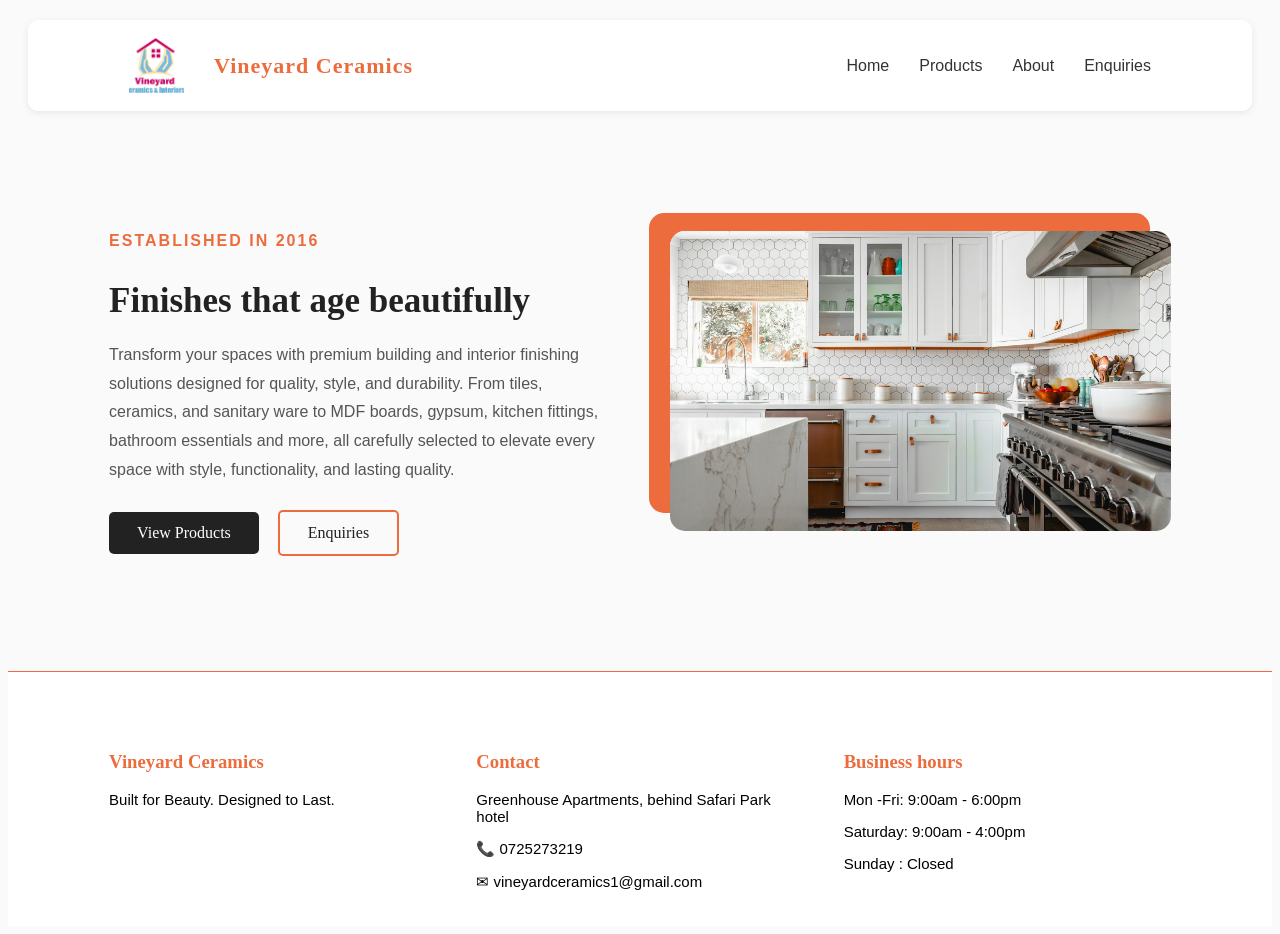
<file: index.html>
<!DOCTYPE html>
<html lang="en">
<head>
    <meta charset="UTF-8">
    <meta name="viewport" content="width=device-width, initial-scale=1.0">
    <title>Vineyard Ceramics | Home</title>
    <link rel="stylesheet" href="index.css">
    <script src="index.js"></script>
</head>
<body>
    <nav class="navbar">
        <div class="logo">
            <img src="images/logomain-2.jpg" alt="Vineyard-ceramics-image-logo" >
            <a href="index.html">Vineyard Ceramics</a>
        </div>
        <button class="hamburger" id="hamburger">
            ☰
        </button>
        <ul class="nav-links" id="nav-links">
            <li><a href="index.html">Home</a></li>
            <li><a href="products.html">Products</a></li>
            <!-- <li><a href="services.html">Services</a></li> -->
            <li><a href="about.html">About</a></li>
            <li><a href="enquiries.html">Enquiries</a></li>
        </ul>
    </nav>
    
    <section class="hero">
        <div class="description">
            <p>Established in 2016</p>
            <h1>
                Finishes that age beautifully
            </h1>
            <p>Transform your spaces with premium building and 
                interior finishing solutions designed for quality,
                style, and durability. From tiles, ceramics, and
                sanitary ware to MDF boards, gypsum, kitchen fittings,
                bathroom essentials and more, all carefully selected 
                to elevate every space with style, functionality, and 
                lasting quality.
            </p>
            <a href="products.html" class="btn">View Products</a>
            <a href="enquiries.html" class="btn btn-outline">Enquiries</a>
        </div>

        <div class="image">
            <img src="images/kitchen-bkg-big.jpg" alt="kitchen-background">
        </div>
    </section>

    <footer class="footer">
        <div class="footer-container">
            <div class="footer-section">
                <h3>Vineyard Ceramics</h3>
                <p> Built for Beauty. Designed to Last.</p>
            </div>
            <div class="footer-section">
                <h3>Contact</h3>
                <p>Greenhouse Apartments, behind Safari Park hotel</p>
                <p>📞 0725273219</p>
                <p>✉ vineyardceramics1@gmail.com</p>
            </div>
            <div class="footer-section">
                <h3>Business hours</h3>
                <p>Mon -Fri: 9:00am - 6:00pm</p>
                <p>Saturday: 9:00am - 4:00pm</p>
                <p>Sunday : Closed</p>
            </div>
        </div>
    </footer>
</body>
</html>
</file>
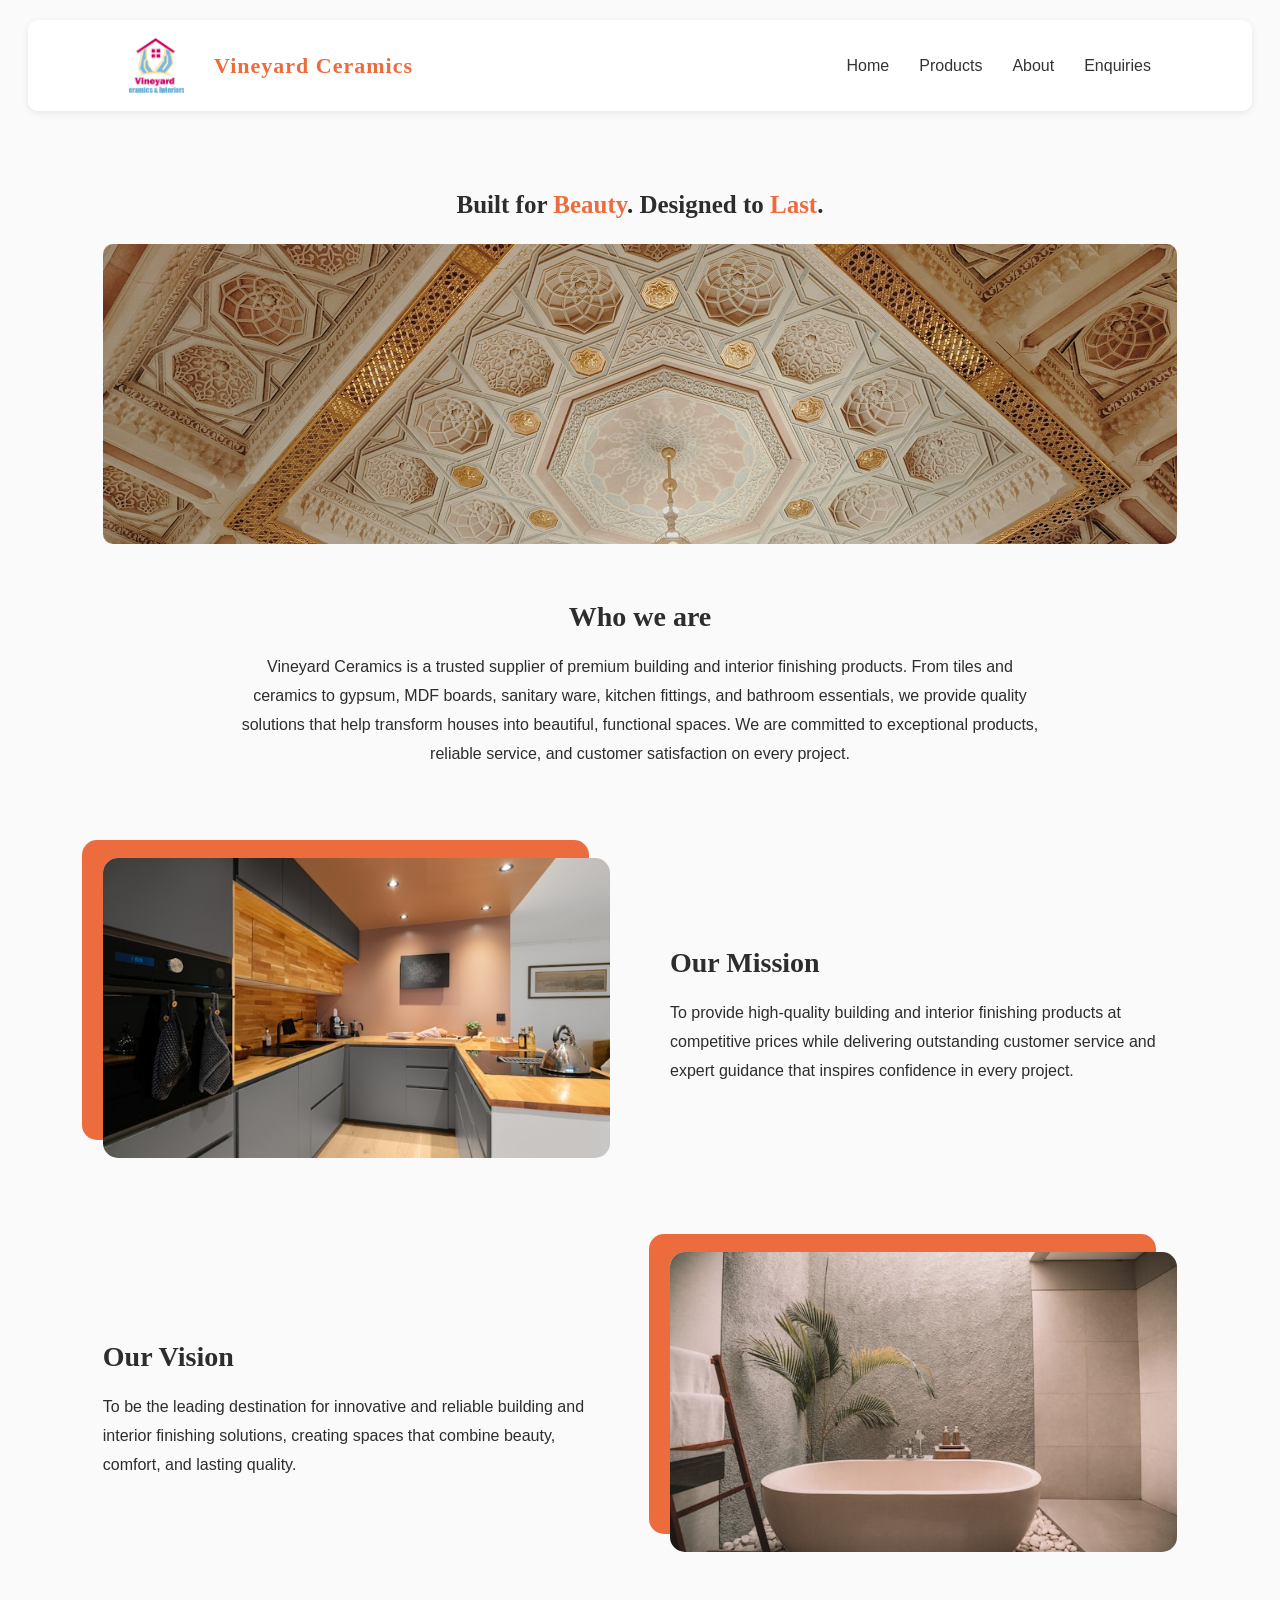
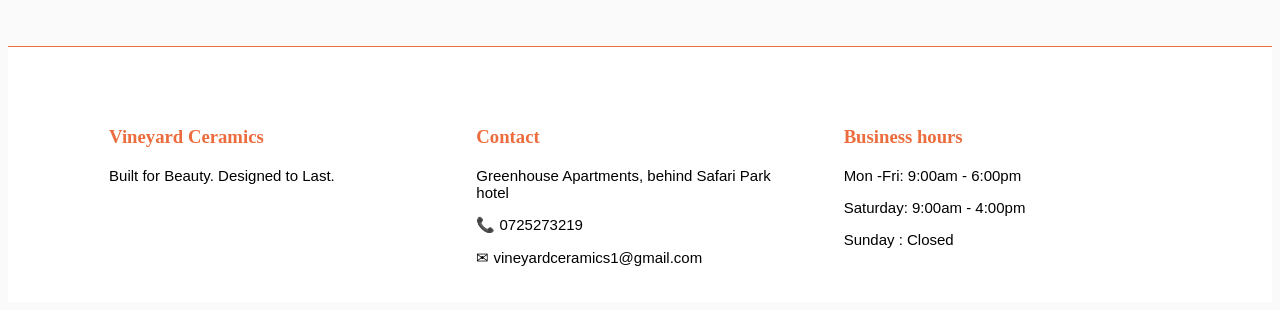
<file: about.html>
<!DOCTYPE html>
<html lang="en">
<head>
    <meta charset="UTF-8">
    <meta name="viewport" content="width=device-width, initial-scale=1.0">
    <title>Vineyard Ceramics | About us</title>
    <link rel="stylesheet" href="index.css">
    <script src="index.js"></script>
</head>
<body>
    <nav class="navbar">
        <div class="logo">
            <img src="images/logomain-2.jpg" alt="Vineyard-ceramics-image-logo" >
            <a href="index.html">Vineyard Ceramics</a>
        </div>
        <button class="hamburger" id="hamburger">
            ☰
        </button>
        <ul class="nav-links" id="nav-links">
            <li><a href="index.html">Home</a></li>
            <li><a href="products.html">Products</a></li>
            <!-- <li><a href="services.html">Services</a></li> -->
            <li><a href="about.html">About</a></li>
            <li><a href="enquiries.html">Enquiries</a></li>
        </ul>
    </nav>

    <section class="about-section">
        <div class="intro">
            <h1>Built for <span style="color: rgb(236, 108, 61);">Beauty</span>. 
                Designed to <span style="color: rgb(236, 108, 61);">Last</span>.</h1>
            <img src="images/gypsum-about-2.jpg" alt="gypsum-ceiling">
            <h2>Who we are</h2>
            <p>Vineyard Ceramics is a trusted supplier of premium building and interior finishing products. From tiles and ceramics to gypsum, MDF boards, sanitary ware, kitchen fittings, and bathroom essentials, we provide quality solutions that help transform houses into beautiful, functional spaces. We are committed to exceptional products, reliable service, and customer satisfaction on every project.</p>
        </div>
        <div class="mission">
            <div class="image">
                <img src="images/kitchen-about.jpg" alt="kitchen-image">
            </div>
            <div class="text">
                <h3>Our Mission</h3>
                <p>To provide high-quality building and interior finishing products at competitive prices while delivering outstanding customer service and expert guidance that inspires confidence in every project.</p>
            </div>
        </div>
        <div class="vision">
            <div class="text">
                <h3>Our Vision</h3>
                <p>To be the leading destination for innovative and reliable building and interior finishing solutions, creating spaces that combine beauty, comfort, and lasting quality.</p>
            </div>
            <div class="image">
                <img src="images/bathroom-about.jpg" alt="bathroom-image">
            </div>
        </div>
    </section>

    <footer class="footer">
        <div class="footer-container">
            <div class="footer-section">
                <h3>Vineyard Ceramics</h3>
                <p> Built for Beauty. Designed to Last.</p>
            </div>
            <div class="footer-section">
                <h3>Contact</h3>
                <p>Greenhouse Apartments, behind Safari Park hotel</p>
                <p>📞 0725273219</p>
                <p>✉ vineyardceramics1@gmail.com</p>
            </div>
            <div class="footer-section">
                <h3>Business hours</h3>
                <p>Mon -Fri: 9:00am - 6:00pm</p>
                <p>Saturday: 9:00am - 4:00pm</p>
                <p>Sunday : Closed</p>
            </div>
        </div>
    </footer>
</body>
</html>
</file>
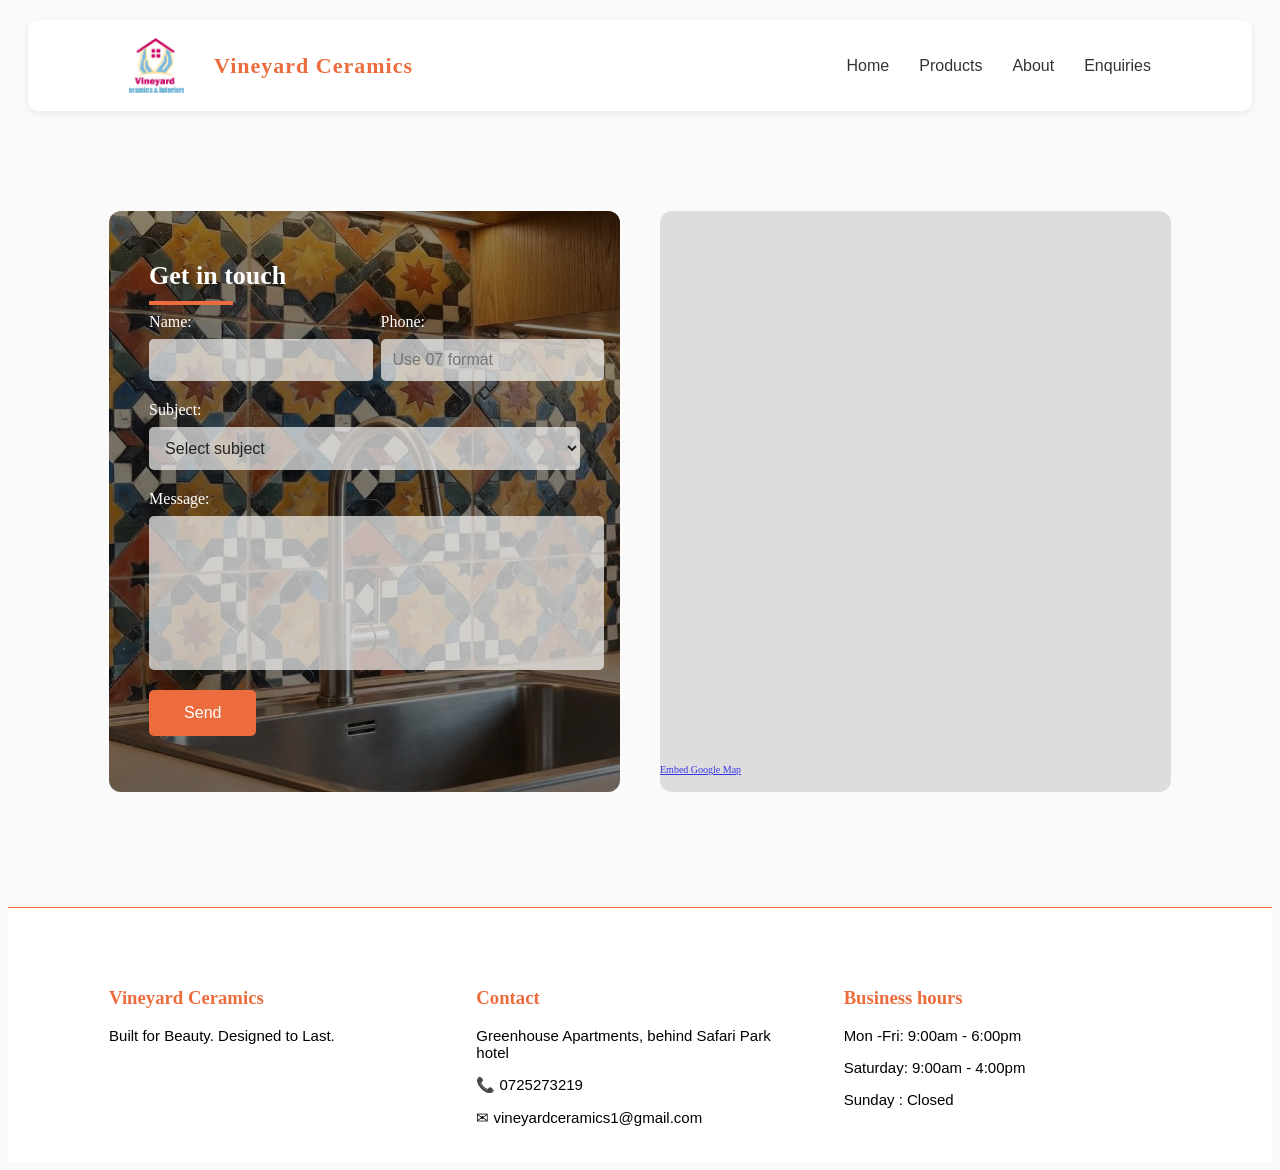
<file: enquiries.html>
<!DOCTYPE html>
<html lang="en">
<head>
    <meta charset="UTF-8">
    <meta name="viewport" content="width=device-width, initial-scale=1.0">
    <title>Vineyard Ceramics | Contact</title>
    <link rel="stylesheet" href="index.css">
    <script src="index.js"></script>

</head>
<body>
    <nav class="navbar">
        <div class="logo">
            <img src="images/logomain-2.jpg" alt="Vineyard-ceramics-image-logo" >
            <a href="index.html">Vineyard Ceramics</a>
        </div>
        <button class="hamburger" id="hamburger">
            ☰
        </button>
        <ul class="nav-links" id="nav-links">
            <li><a href="index.html">Home</a></li>
            <li><a href="products.html">Products</a></li>
            <!-- <li><a href="services.html">Services</a></li> -->
            <li><a href="about.html">About</a></li>
            <li><a href="enquiries.html">Enquiries</a></li>
        </ul>
    </nav>

   <section class="contact-section">

    <div class="form">
        <div class="overlay">
            <div class="title">
                <!-- <p>Vineyard Ceramics</p> -->
                <h2>Get in touch</h2>
                <hr class="contact-hr">
            </div>

            <form id="contact-form">
                <div class="form-row">
                    <div class="input-group">
                        <label for="name">Name:</label>
                        <input type="text" id="name" name="name" minlength="2" maxlength="12" required>
                        <input type="text" name="_gotcha" style="display:none" />
                    </div>

                    <div class="input-group">
                        <label for="email">Phone:</label>
                        <input type="tel" id="phone" name="phone" minlength="10" maxlength="10" placeholder="Use 07 format" required>
                    </div>
                </div>

                <div class="input-group">
                    <label for="subject">Subject:</label>
                    <select id="subject" name="subject" required>
                        <option value="">Select subject</option>
                        <option value="products">Products</option>
                        <option value="installations">Installations</option>
                        <option value="cleaning">Cleaning</option>
                    </select>
                </div>

                <div class="input-group">
                    <label for="message">Message:</label>
                    <textarea id="message" name="message" placeholder="Tell us what you have in mind" maxlength="100" required>
                    </textarea>
                </div>

                <button type="submit" id="submit-btn">Send</button>
                <p id="form-status"></p>
            </form>
        </div>
    </div>

    <div class="map">
        <iframe
            width="100%"
            height="550"
            src="https://www.google.com/maps?q=northern+bypass%2C+membley+estate&amp;z=14&amp;t=m&amp;hl=en&amp;output=embed"
            style="border:0;max-width:100%;"
            allowfullscreen
            loading="lazy"
            referrerpolicy="no-referrer-when-downgrade"
            title="Google Map of northern bypass, membley estate">
        </iframe>
        <div style="font-size:10px;opacity:.75;line-height:10px;">
            <a
                href="https://sites.google.com/view/embed-maps/?utm_source=embed&utm_medium=referral&utm_campaign=map_embed"
                target="_blank">
                Embed Google Map
            </a>
        </div>
    </div>

</section>

<footer class="footer">
        <div class="footer-container">
            <div class="footer-section">
                <h3>Vineyard Ceramics</h3>
                <p> Built for Beauty. Designed to Last.</p>
            </div>
            <div class="footer-section">
                <h3>Contact</h3>
                <p>Greenhouse Apartments, behind Safari Park hotel</p>
                <p>📞 0725273219</p>
                <p>✉ vineyardceramics1@gmail.com</p>
            </div>
            <div class="footer-section">
                <h3>Business hours</h3>
                <p>Mon -Fri: 9:00am - 6:00pm</p>
                <p>Saturday: 9:00am - 4:00pm</p>
                <p>Sunday : Closed</p>
            </div>
        </div>
    </footer>
</body>
</html>
</file>
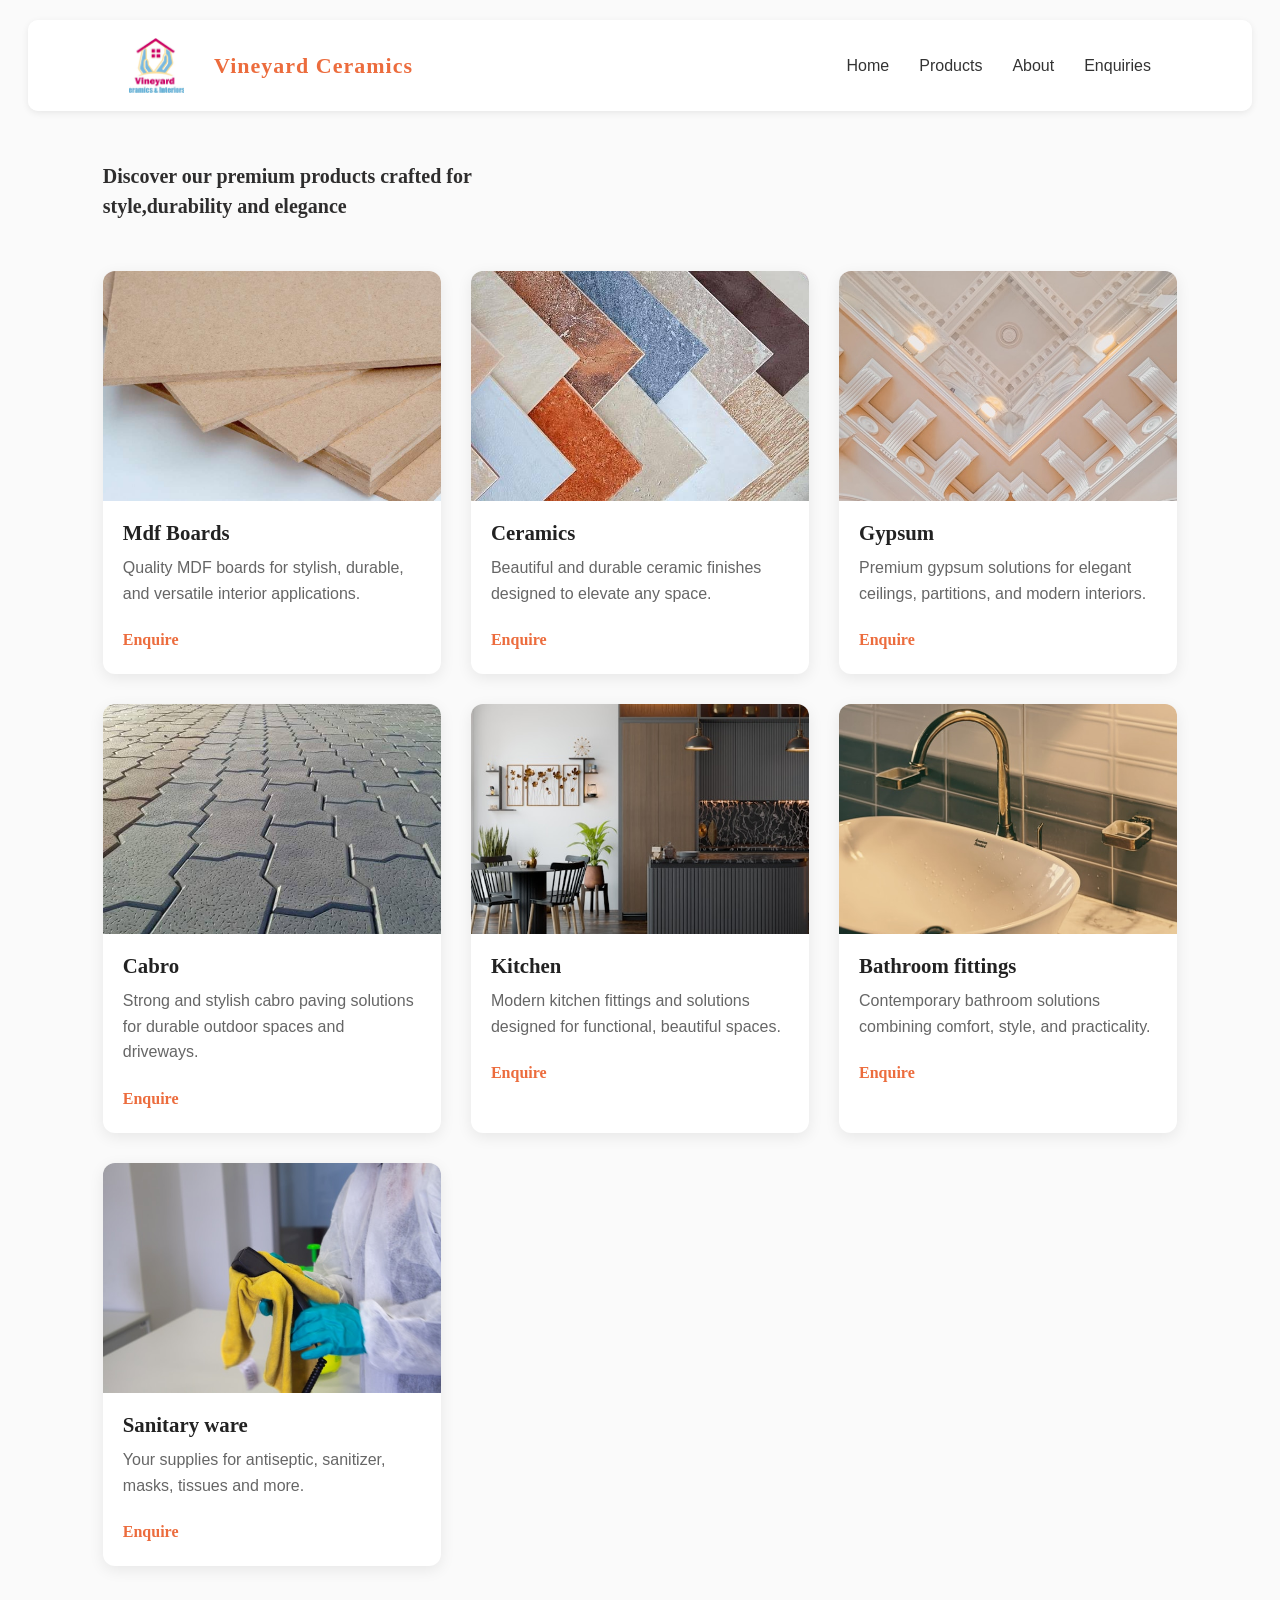
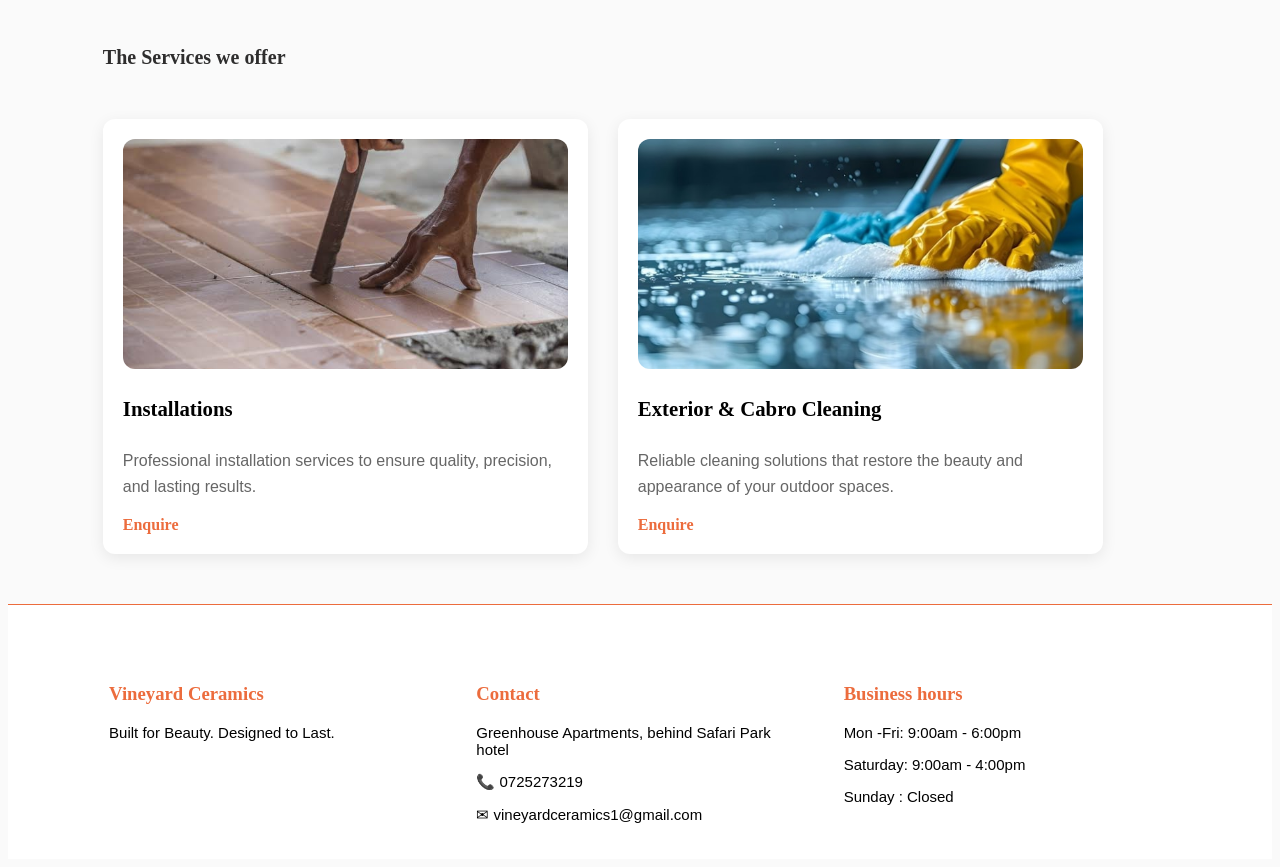
<file: products.html>
<!DOCTYPE html>
<html lang="en">
<head>
    <meta charset="UTF-8">
    <meta name="viewport" content="width=device-width, initial-scale=1.0">
    <title>Vineyard Ceramics | Products</title>
    <link rel="stylesheet" href="index.css">
    <script src="index.js"></script>
</head>
<body>
    <nav class="navbar">
        <div class="logo">
            <img src="images/logomain-2.jpg" alt="Vineyard-ceramics-image-logo" >
            <a href="index.html">Vineyard Ceramics</a>
        </div>
        <button class="hamburger" id="hamburger">
            ☰
        </button>
        <ul class="nav-links" id="nav-links">
            <li><a href="index.html">Home</a></li>
            <li><a href="products.html">Products</a></li>
            <!-- <li><a href="services.html">Services</a></li> -->
            <li><a href="about.html">About</a></li>
            <li><a href="enquiries.html">Enquiries</a></li>
        </ul>
    </nav>

    <section class="products-section">
        <div class="title-products">
            <h3>Discover our premium products crafted for <br> style,durability and elegance</h3>
        </div>
        <div class="products">
            <div class="product-card">
                <img src="images/mdf-board-products.png" alt="mdf-board-image">
                <h4>Mdf Boards</h4>
                <p>Quality MDF boards for stylish, durable, and versatile interior applications.</p>
                <a href="enquiries.html">Enquire</a>
            </div>
            <div class="product-card">
                <img src="images/ceramic-products.jpeg" alt="ceramics-image">
                <h4>Ceramics</h4>
                <p>Beautiful and durable ceramic finishes designed to elevate any space.</p>
                <a href="enquiries.html">Enquire</a>
            </div>
            <div class="product-card">
                <img src="images/gypsum-products.jpg" alt="gypsum-image">
                <h4>Gypsum</h4>
                <p>Premium gypsum solutions for elegant ceilings, partitions, and modern interiors.</p>
                <a href="enquiries.html">Enquire</a>
            </div>  
            <div class="product-card">
                <img src="images/cabro-products.jpeg" alt="cabro-image">
                <h4>Cabro</h4>
                <p>Strong and stylish cabro paving solutions for durable outdoor spaces and driveways.</p>
                <a href="enquiries.html">Enquire</a>
            </div>
            <div class="product-card">
                <img src="images/kitchen-products.jpg" alt="kitchen-image">
                <h4>Kitchen</h4>
                <p>Modern kitchen fittings and solutions designed for functional, beautiful spaces.</p>
                <a href="enquiries.html">Enquire</a>
            </div>
            <div class="product-card">
                <img src="images/bathroom-products.jpg" alt="bathroom-image">
                <h4>Bathroom fittings</h4>
                <p>Contemporary bathroom solutions combining comfort, style, and practicality.</p>
                <a href="enquiries.html">Enquire</a>
            </div>
            <div class="product-card">
                <img src="images/sanitary-products.jpg" alt="sanitary-ware-image">
                <h4>Sanitary ware</h4>
                <p>Your supplies for antiseptic, sanitizer, masks, tissues and more.</p>
                <a href="enquiries.html">Enquire</a>
            </div>
        </div>
    </section>

    <section class="services-section">
        <div class="title-services">
            <h3>The Services we offer</h3>
        </div>
        <div class="services">
            <div class="services-card">
                <img src="images/installations-services.jpeg" alt="someone-constructing">
                <h4>Installations</h4>
                <p>Professional installation services to ensure quality,
                precision, and lasting results.</p>
                <a href="enquiries.html">Enquire</a>
            </div>
            <div class="services-card">
                <img src="images/cleaning-services.jpg" alt="person-cleaning">
                <h4>Exterior & Cabro Cleaning</h4>
                <p>Reliable cleaning solutions that restore the beauty
                and appearance of your outdoor spaces.</p>
                <a href="enquiries.html">Enquire</a>
            </div>
        </div>

    </section>

    <footer class="footer">
        <div class="footer-container">
            <div class="footer-section">
                <h3>Vineyard Ceramics</h3>
                <p> Built for Beauty. Designed to Last.</p>
            </div>
            <div class="footer-section">
                <h3>Contact</h3>
                <p>Greenhouse Apartments, behind Safari Park hotel</p>
                <p>📞 0725273219</p>
                <p>✉ vineyardceramics1@gmail.com</p>
            </div>
            <div class="footer-section">
                <h3>Business hours</h3>
                <p>Mon -Fri: 9:00am - 6:00pm</p>
                <p>Saturday: 9:00am - 4:00pm</p>
                <p>Sunday : Closed</p>
            </div>
        </div>
    </footer>
</body>
</html>
</file>
<file: index.css>
body{
    background-color: #fafafae1;
    scroll-behavior: smooth;
}
/* navbar */
.navbar {
    display: flex;
    justify-content: space-between;
    align-items: center;
    padding: 18px 8%;
    background-color: #ffffffee;
    border-radius: 10px;
    box-shadow: 0 2px 7px rgba(0, 0, 0, 0.08);
    position: sticky;
    top: 0;
    z-index: 1000;
    margin: 20px;
}
/* Logo */
.logo a {
    text-decoration: none;
    font-size: 22px;
    font-weight: bold;
    color: rgb(236, 108, 61);
    letter-spacing: 1px;
}
.logo{
    display:  flex;
    align-items: center;
    gap: 30px;
}
.logo img {
    width: 55px;
    height: 55px;
    object-fit: cover;
}
/* Navigation Links */
.nav-links {
    display: flex;
    list-style: none;
    gap: 30px;
    margin: 0;
    padding: 0;
}

.nav-links li a {
    text-decoration: none;
    font-family:Verdana, Geneva, Tahoma, sans-serif;
    color: #333;
    font-size: 1rem;
    font-weight: 500;
    transition: color 0.3s ease;
}

.nav-links li a:hover {
    color: rgb(236, 108, 61);
}

.hamburger {
    display: none;
    background: transparent;
    border: none;
    font-size: 2rem;
    cursor: pointer;
}

/* Main content */
.hero {
    display: flex;
    justify-content: space-between;
    align-items: center;
    gap: 60px;
    padding: 80px 8%;
}
.description {
    flex: 1;
}

.description h1 {
    font-size: 35px;
    margin: 20px 0;
    color: #222;
}

/* .description span{
    color:rgb(236, 108, 61);
} */

.description p:first-child {
    color: rgb(236, 108, 61);
    font-weight: bold;
    text-transform: uppercase;
    letter-spacing: 2px;
    /* font-family:fantasy; */
}

.description p {
    line-height: 1.8;
    color: #555;
    margin-bottom: 25px;
    font-family:Verdana, Geneva, Tahoma, sans-serif;
}
.image {
    flex: 1;
}

.image img {
    width: 100%;
    border-radius: 10px;
    object-fit: cover;
}

/* Buttons */
.btn {
    display: inline-block;
    padding: 12px 28px;
    margin-right: 15px;
    text-decoration: none;
    background: #222;
    color: white;
    border-radius: 5px;
    transition: 0.3s;
}
.btn:hover {
    background: rgb(202, 65, 15);
}
.btn-outline {
    background: transparent;
    color: #222;
    border: 2px solid rgb(236, 108, 61);;
}
.btn-outline:hover {
    background: #222;
    color: white;
}

/* Products page */

.products-section {
    width: 85%;
    margin: 50px auto;
}

.title-products {
    /* text-align: center; */
    margin-bottom: 50px;
}

.title-products h3 {
    font-size: 20px;
    line-height: 1.5;
    color: #2e2d2d;
}

.products {
    display: grid;
    grid-template-columns: repeat(3, 1fr);
    gap: 30px;
}

.products > div {
    background: #fff;
    border-radius: 12px;
    overflow: hidden;
    box-shadow: 0 4px 15px rgba(0, 0, 0, 0.08);
    transition: transform 0.3s ease, box-shadow 0.3s ease;
}

.products > div:hover {
    transform: translateY(-3px);
    box-shadow: 0 8px 25px rgba(0, 0, 0, 0.15);
}

.product-card a{
    display: inline-block;
    margin: 0 20px 25px;
    color: rgb(236, 108, 61);
    text-decoration: none;
    font-weight: 600;
}
.products img {
    width: 100%;
    height: 230px;
    object-fit: cover;
    display: block;
}

.products h4 {
    font-size: 1.3rem;
    color: #222;
    margin: 20px 20px 10px;
}

.products p {
    color: #666;
    line-height: 1.6;
    margin: 0 20px 25px;
    font-family: Verdana, Geneva, Tahoma, sans-serif;
}

/* Services section */

.services-section{
    width: 85%;
    margin: 50px auto;
}
.title-services{
    margin-top: 80px;
    margin-bottom: 50px;
}

.title-services h3{
    color: #2e2d2d;
    font-size: 20px;
}
.services{
    display: grid;
    grid-template-columns: repeat(2, 1fr);  
    gap: 30px;
    max-width: 1000px;
    /* margin: 30px auto; */
}
.services-card {
    background: #fff;
    border-radius: 12px;
    padding: 20px;
    overflow: hidden;
    box-shadow: 0 4px 15px rgba(0, 0, 0, 0.08);
    transition: transform 0.3s ease, box-shadow 0.3s ease;
}
.services-card a{
    display: inline-block;
    color: rgb(236, 108, 61);
    text-decoration: none;
    font-weight: 600;
}
.services .services-card > h4{
    font-size: 1.3rem;
}
.services-card p{
    color: #666;
    line-height: 1.6;
    font-family: Verdana, Geneva, Tahoma, sans-serif;
}
.services-card img{
    width: 100%;
    height: 230px;
    display: block;
    border-radius: 12px;
    object-fit: cover;
}

.services-card:hover {
    transform: translateY(-8px);
    box-shadow: 0 8px 25px rgba(0, 0, 0, 0.15);
}


/* About page */

.about-section {
    width: 85%;
    margin: 80px auto;
}

.intro,
.mission,
.vision {
    margin-bottom: 90px;
}

.intro {
    text-align: center;
}

.intro img {
    width: 100%;
    max-height: 300px;
    object-fit: cover;
    border-radius: 10px;
    margin-bottom: 30px;
}

.intro h1{
    font-size: 25px;
    color: #2e2d2d;
    margin-bottom: 25px;
}

.intro h2 {
    font-size: 28px;
    color: #2e2d2d;
    margin-bottom: 20px;
}

.intro p {
    width: 75%;
    margin: auto;
    line-height: 1.8;
    color: #2e2d2d;
    font-family: Verdana, Geneva, Tahoma, sans-serif;
}

.mission {
    display: flex;
    align-items: center;
    gap: 60px;
}

.mission .image,
.mission .text {
    flex: 1;
}

.vision {
    display: flex;
    align-items: center;
    gap: 60px;
}

.vision .image,
.vision .text {
    flex: 1;
}

.image img {
    width: 100%;
    height: 300px;
    object-fit: cover;
    border-radius: 15px;
    box-shadow:-21px -18px 0px rgb(236, 108, 61);
}

.text h3 {
    font-size: 28px;
    margin-bottom: 20px;
    color: #2e2d2d;
}

.text p {
    line-height: 1.8;
    color: #2e2d2d;
    font-family: Verdana, Geneva, Tahoma, sans-serif;
}


/* Contact page */
.contact-section {
    display: flex;
    gap: 40px;
    padding: 80px 8%;
    align-items: stretch;
}

/* FORM SIDE */
.form {
    flex: 1;
    background-image: url("images/tiles-contact.webp");
    background-size: cover;
    background-position: center;
    border-radius: 12px;
    overflow: hidden;
}

.overlay {
    background: rgba(0, 0, 0, 0.45);
    padding: 40px;
    height: 100%;
    color: white;
}

.title p {
    color: rgb(236, 108, 61);
    font-weight: bold;
    letter-spacing: 2px;
    font-size: 28px;
}

.title h2 {
    font-size: 26px;;
    margin: 10px 0;
}

.contact-hr {
    width: 80px;
    margin-left: 0;
    border: 2px solid rgb(236, 108, 61);
}

/* NAME + EMAIL SIDE BY SIDE */
.form-row {
    display: flex;
    gap: 32px;
}

.input-group {
    display: flex;
    flex-direction: column;
    margin-bottom: 20px;
    flex: 1;
}

.input-group #subject{
    color: #222;
}
label {
    margin-bottom: 8px;
    font-weight: 500;
}

input,
select,
textarea {
    width: 100%;
    padding: 12px;
    border-radius: 5px;
    border: none;
    outline: none;
    font-size: 1rem;
    background-color: #fafafaaf;
}

textarea {
    height: 130px;
    resize: none;
}

button {
    padding: 14px 35px;
    background: rgb(236, 108, 61);
    border: none;
    color: white;
    font-size: 1rem;
    border-radius: 5px;
    cursor: pointer;
    transition: 0.3s;
}

button:hover {
    background: rgb(236, 108, 61);
}

#form-status {
    margin-top: 15px;
    font-weight: 500;
    line-height: 1.5;
}
#submit-btn:disabled {
    opacity: 0.7;
    cursor: not-allowed;
}

/* MAP SIDE */
.map {
    flex: 1;
    min-height: 550px;
    border-radius: 12px;
    overflow: hidden;
    background: #ddd;
}


/* Footer */
.footer{
    background-color: #ffffff;
    padding: 60px 8% 20px;
    border-top: 1px solid rgb(236, 108, 61);
    margin-top:35px ;
}
.footer-container{
    display: grid;
    grid-template-columns: repeat(auto-fit, minmax(220px, 1fr));
    gap: 40px;
}
.footer-section p{
    font-family: Verdana, Geneva, Tahoma, sans-serif;
    font-size: 15px;
}
.footer-section h3{
    color:rgb(236, 108, 61) ;
}


/* RESPONSIVE */
@media (min-width: 601px) and (max-width: 900px) {

    .hero {
        width: 90%;
        gap: 35px;
        padding: 60px 0;
    }

    .description h1 {
        font-size: 2.8rem;
    }

    .description p {
        font-size: 0.95rem;
        line-height: 1.7;
    }

    .image img {
        height: 400px;
        /* box-shadow: none; */
    }
    .text {
        margin-top: -60px;
    }
    .footer {
        padding: 50px 6% 25px;
    }

    .footer-container {
        grid-template-columns: repeat(2, 1fr);
        gap: 35px;
    }
}

/* LARGE PHONES */
@media (min-width: 481px) and (max-width: 600px) {

    .hero {
        flex-direction: column;
        width: 90%;
        padding: 50px 0;
        gap: 40px;
        text-align: center;
    }

    .description h1 {
        font-size: 2.6rem;
    }

    .description p {
        font-size: 0.95rem;
        line-height: 1.7;
    }

    .image {
        width: 100%;
    }

    .image img {
        height: 350px;
        /* box-shadow: none; */
    }

    .btn {
        margin: 5px;
    }

    /* Footer */
    .footer {
        padding: 25px 8% 15px;
        text-align: center;
    }

    .footer-container {
        grid-template-columns: 1fr;
        gap: 30px;
    }
}
    
/* SMALL PHONES */
@media (max-width: 480px) {

    .hero {
        flex-direction: column;
        width: 90%;
        padding: 40px 0;
        gap: 30px;
        text-align: center;
    }

    .description p:first-child {
        font-size: 0.8rem;
        letter-spacing: 1.5px;
    }

    .description h1 {
        /* font-size: 2.3rem; */
        line-height: 1.2;
        margin: 15px 0;
    }

    .description p {
        font-size: 0.9rem;
        line-height: 1.7;
    }

    .image {
        width: 100%;
    }

    .image img {
        height: 280px;
        border-radius: 10px;
        /* box-shadow: none; */
    }
    .intro h1{
        margin-bottom: 35px;
    }
    .intro p{
        font-size: 15px;
    }
    .text {
        margin-top: -60px;
        margin-bottom: -80px;
    }
    .text h3{
        font-size: 25px;
    }
    .footer {
        text-align: center;
        margin-bottom: 4px;
    }
}
/* Responsive */
@media (max-width: 768px) {
    .navbar {
        flex-direction: row;
        /* gap: 15px; */
        padding: 15px 5%;
    }

    .nav-links {
        position: absolute;
        top: 70px;
        left: 0;
        width: 100%;
        background: white;
        flex-direction: column;
        align-items: center;
        gap: 20px;
        padding: 25px 0;
        display: none;
    }

    .logo{
        display: flex;
        align-items: center;
        gap: 30px;
    }
    .logo img{
        width: 45px;
        height: 45px;
    }
    .logo a {
        font-size: 1.2rem;
    }

    .hamburger {
        display: flex;
        align-items: center;
        justify-content: center;
        color: #222;
        font-size: 25px;
        background: transparent;
        border: none;
        cursor: pointer;
        z-index: 2000;
    }

    /* When menu is active */
    .nav-links.active {
        display: flex;
    }
    
    .hero {
        flex-direction: column;
        text-align: center;
        padding: 50px 5%;
    }

    .description h1 {
        font-size: 2.5rem;
    }

    .image {
        margin-top: 30px;
    }

    .mission,
    .vision {
        flex-direction: column;
        text-align: center;
    }

    /* Keep Vision text above image on mobile */
    .vision .text {
        order: 2;
    }

    .vision .image {
        order: 1;
    }

    .intro p {
        width: 100%;
    }

    .image img {
        height: 280px;
    }

    .contact-section {
        flex-direction: column;
    }

    .form-row {
        flex-direction: column;
    }

    .map {
        min-height: 350px;
    }

    .footer {
        text-align: center;
        margin-bottom: 5px;
    }

    .footer-section {
        margin-bottom: 5px;
    }
}

@media (max-width:425px){
    .description h1 {
        font-size: 27px;
    }
    .description p:first-child{
        font-size: 14px;
    }
    .description p{
        font-size: 15px;
    }
    .image img{
        width: 80%;
        height: 250px;
        margin-top: 30px;
    }
    .footer-section {
        margin-bottom: 0px;
    }
    .footer a[href^="tel"] {
    color: #222;
    }
}
/* Tablet */
@media (max-width: 900px) {
    .products {
        grid-template-columns: repeat(2, 1fr);
    }
}


/* Mobile */
@media (max-width: 600px) {

    .products-section {
        width: 80%;
    }

    .title-products h3 {
        font-size: 1.5rem;
    }

    .products {
        grid-template-columns: 1fr;
    }
}

@media (max-width: 700px) {

    .services-section {
        width: 80%;
    }

    .services {
        grid-template-columns: 1fr;
    }

    .title-services h3 {
        font-size: 1.6rem;
    }

    .services-card img {
        height: 230px;
    }
}
</file>
